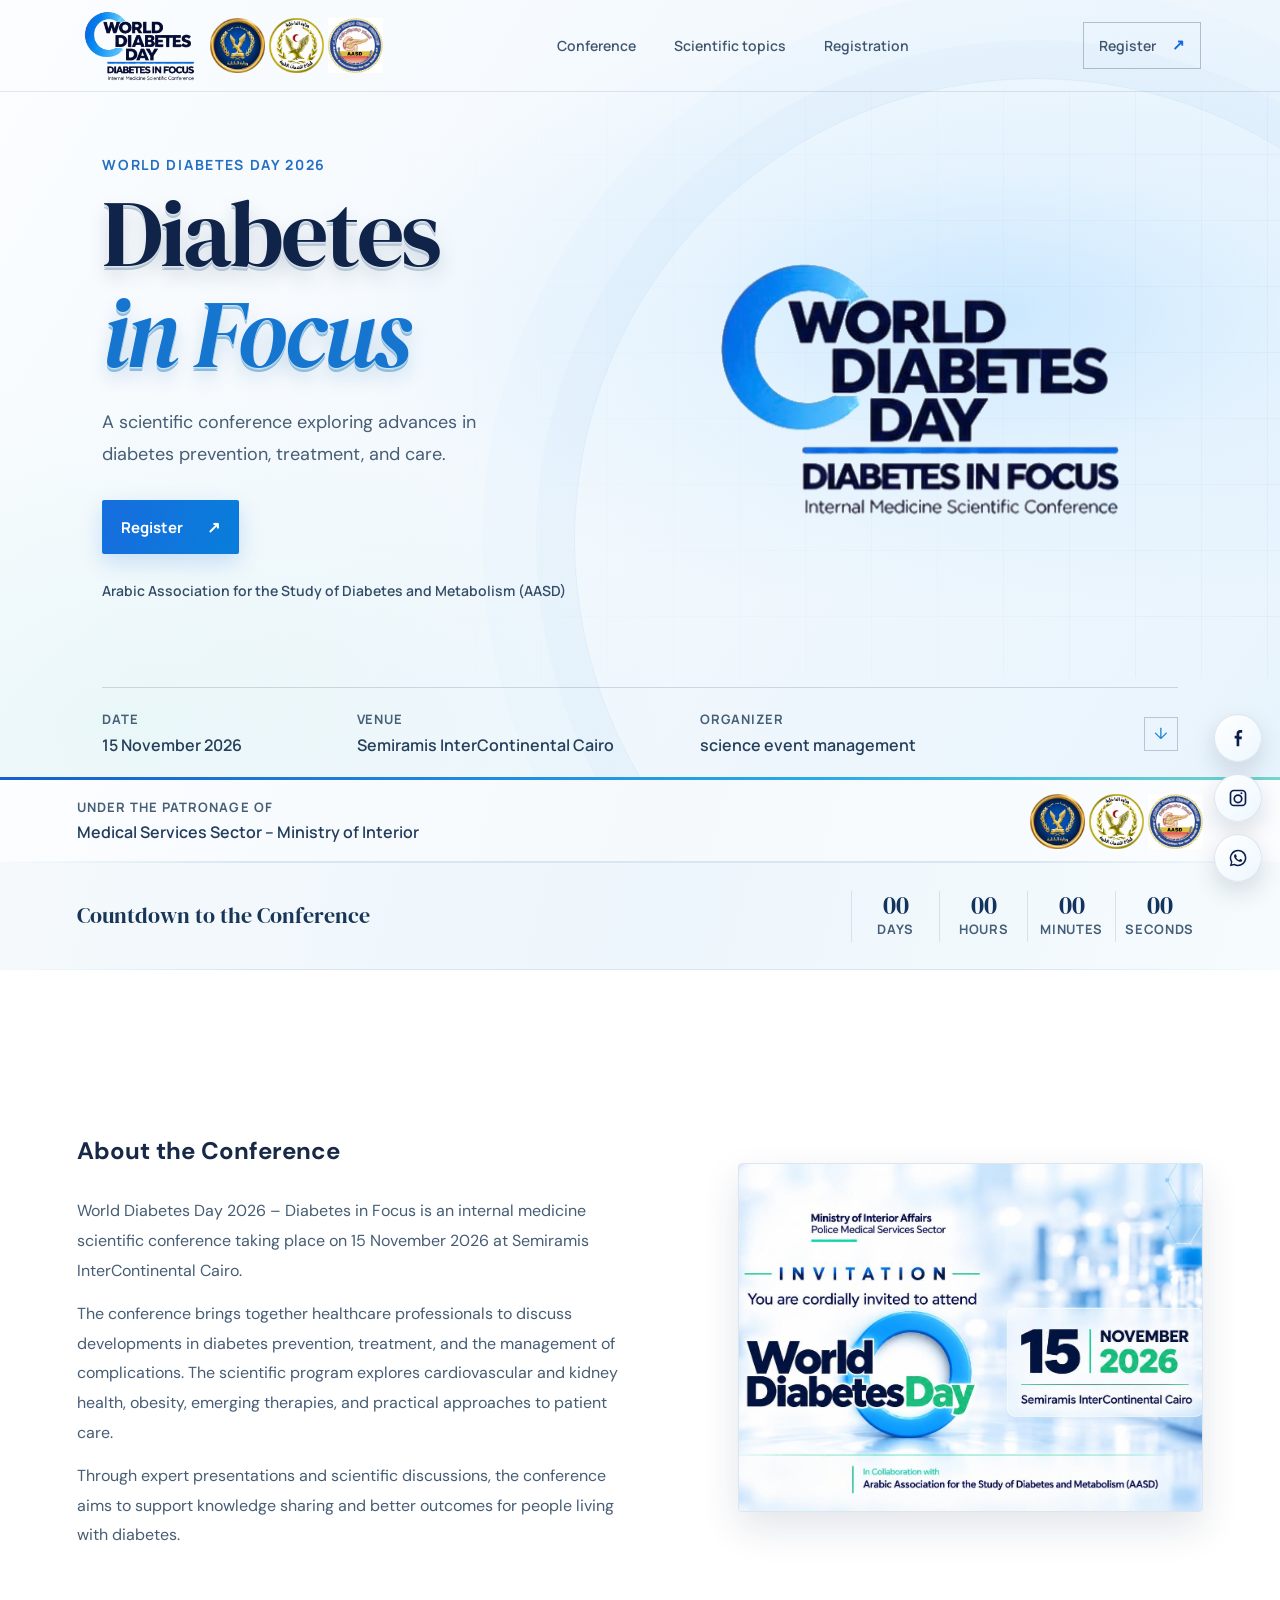
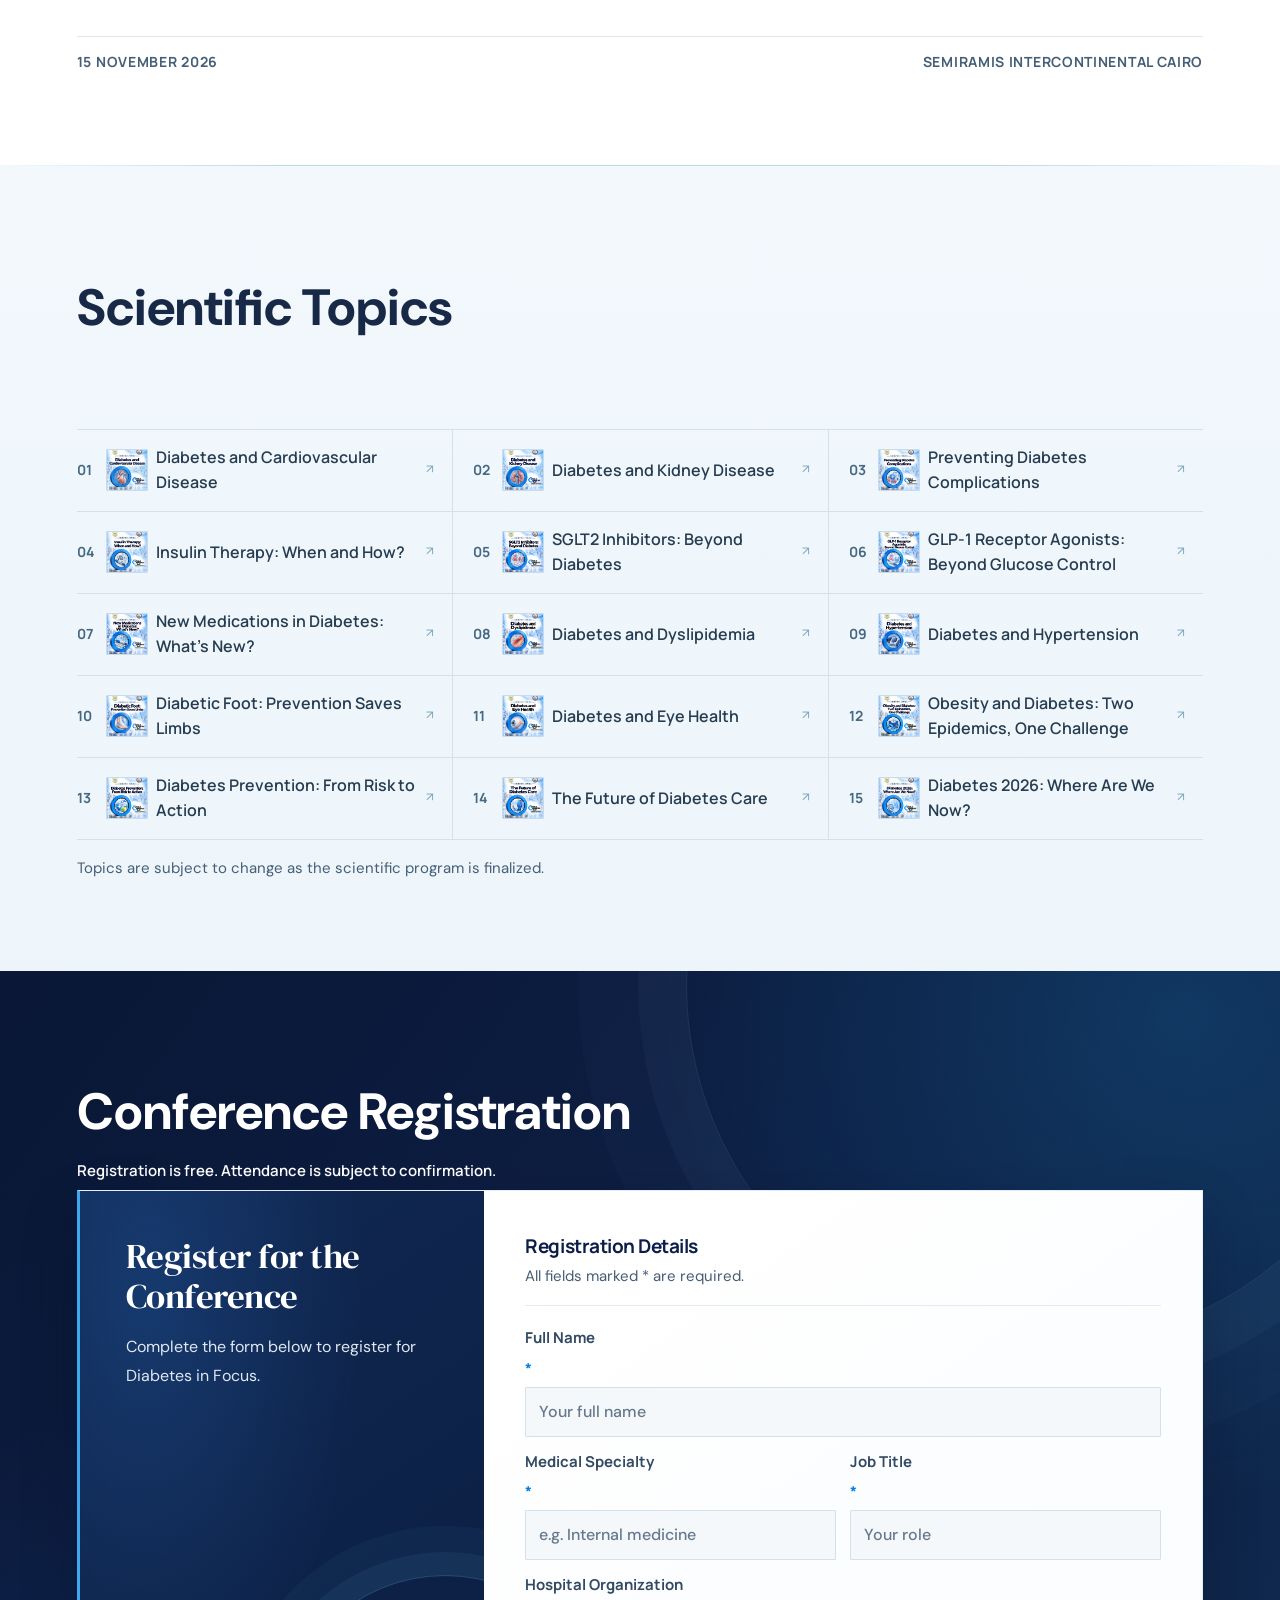
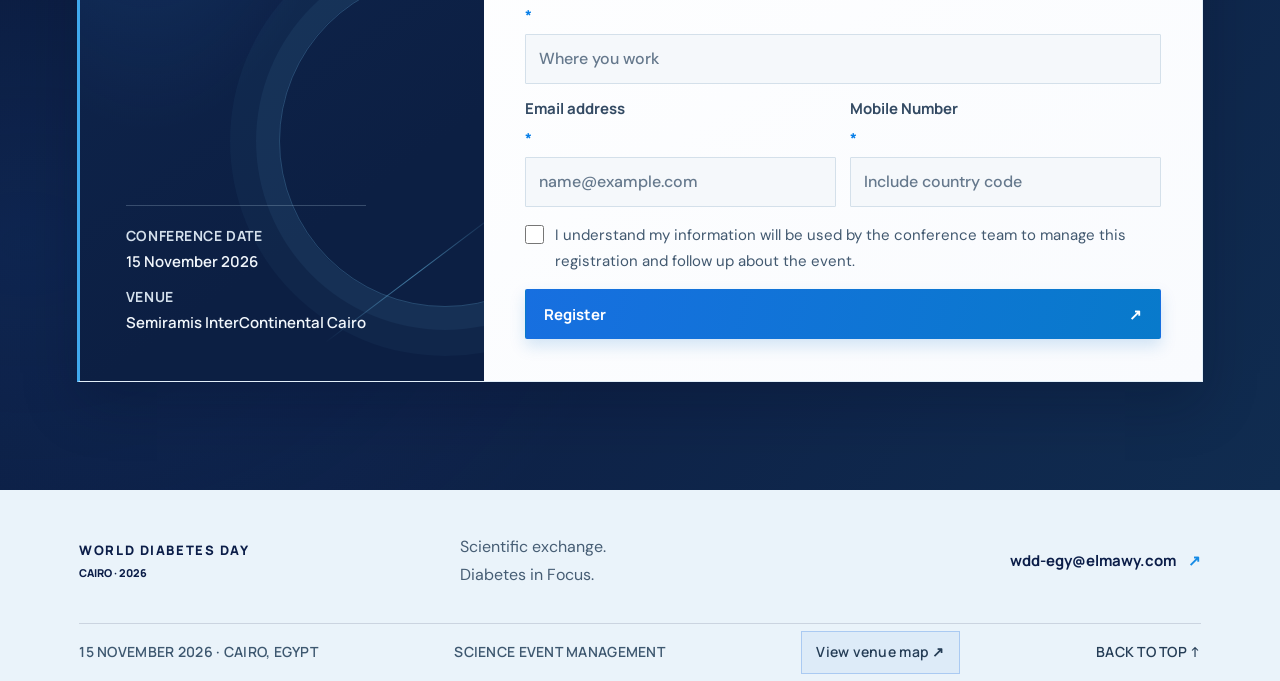
<file: index.html>
<!doctype html>
<html lang="en">
  <head>
    <meta charset="utf-8">
    <meta name="viewport" content="width=device-width, initial-scale=1">
    <meta name="theme-color" content="#f4f9fd">
    <meta name="description" content="Register for World Diabetes Day – Diabetes in Focus, an Internal Medicine Scientific Conference in Cairo on 15 November 2026.">
    <title>World Diabetes Day 2026 | Diabetes in Focus</title>
    <link rel="preconnect" href="https://fonts.googleapis.com">
    <link rel="preconnect" href="https://fonts.gstatic.com" crossorigin>
    <link href="https://fonts.googleapis.com/css2?family=DM+Sans:wght@400;500;600;700&family=DM+Serif+Display:ital@0;1&family=Manrope:wght@400;500;600;700;800&display=swap" rel="stylesheet">
    <link rel="stylesheet" href="styles.css">
    <script src="app.js" defer></script>
  </head>
  <body>
    <a class="skip-link" href="#main">Skip to content</a>
    <header class="site-header">
      <a class="wordmark" href="#top" aria-label="World Diabetes Day – Diabetes in Focus, Cairo 2026">
        <img class="wordmark-logo" src="assets/world/diabetes-in-focus-transparent.png" alt="World Diabetes Day – Diabetes in Focus">
        <span class="ministry-marks" aria-label="Ministry of Interior Affairs and Police Medical Services Sector">
          <img src="assets/lo2/s.png" alt="Ministry of Interior Affairs">
          <img src="assets/lo2/n-cropped.png" alt="Police Medical Services Sector">
          <img src="assets/wdd-logo/WhatsApp%20Image%202026-10-13%20at%203.55.57%20PM.jpeg" alt="Arabic Association for the Study of Diabetes and Metabolism">
        </span>
      </a>
      <nav class="main-nav" aria-label="Main navigation">
        <a href="#about">Conference</a>
        <a href="#themes">Scientific topics</a>
        <a href="registration.html">Registration</a>
      </nav>
      <div class="header-tools">
        <a class="header-action" href="registration.html">Register <span aria-hidden="true">↗</span></a>
      </div>
    </header>

    <main id="main">
      <section class="hero" id="top" aria-labelledby="hero-title">
        <div class="hero-grid" aria-hidden="true"></div>
        <figure class="hero-art">
          <img src="assets/world/diabetes-in-focus-transparent.png" alt="World Diabetes Day – Diabetes in Focus conference logo" fetchpriority="high">
        </figure>
        <div class="hero-copy">
          <p class="hero-kicker">WORLD DIABETES DAY 2026</p>
          <h1 id="hero-title">Diabetes<br><em>in Focus</em></h1>
          <p class="hero-description">A scientific conference exploring advances in diabetes prevention, treatment, and care.</p>
          <div class="hero-actions">
            <a class="button button-primary" href="registration.html#attendee-registration">Register <span aria-hidden="true">↗</span></a>
          </div>
          <p class="collaboration">Arabic Association for the Study of Diabetes and Metabolism (AASD)</p>
        </div>
        <div class="hero-bottom" aria-label="Conference details">
          <div><span>DATE</span><strong>15 November 2026</strong></div>
          <div><span>VENUE</span><strong>Semiramis InterContinental Cairo</strong></div>
          <div><span>ORGANIZER</span><strong>science event management</strong></div>
          <a href="#about" class="scroll-cue" aria-label="Scroll to conference introduction">↓</a>
        </div>
      </section>

      <section class="patronage" aria-label="Conference patronage">
        <div class="patronage-inner">
          <div class="patronage-copy">
            <span>UNDER THE PATRONAGE OF</span>
            <strong>Medical Services Sector – Ministry of Interior</strong>
          </div>
          <span class="ministry-marks" aria-label="Ministry of Interior Affairs, Police Medical Services Sector, and Arabic Association for the Study of Diabetes and Metabolism">
            <img src="assets/lo2/s.png" alt="Ministry of Interior Affairs">
            <img src="assets/lo2/n-cropped.png" alt="Police Medical Services Sector">
            <img src="assets/wdd-logo/WhatsApp%20Image%202026-10-13%20at%203.55.57%20PM.jpeg" alt="Arabic Association for the Study of Diabetes and Metabolism">
          </span>
        </div>
      </section>

      <section class="countdown" aria-labelledby="countdown-title">
        <div class="countdown-inner">
          <div class="countdown-copy">
            <h2 id="countdown-title">Countdown to the Conference</h2>
          </div>
          <div class="countdown-clock" role="timer" aria-label="Time remaining until the conference begins">
            <div class="countdown-unit"><span data-countdown-days>—</span><small>Days</small></div>
            <div class="countdown-unit"><span data-countdown-hours>—</span><small>Hours</small></div>
            <div class="countdown-unit"><span data-countdown-minutes>—</span><small>Minutes</small></div>
            <div class="countdown-unit"><span data-countdown-seconds>—</span><small>Seconds</small></div>
          </div>
        </div>
      </section>

      <section class="intro section-wrap" id="about" aria-labelledby="about-title">
        <div class="intro-content">
          <div class="intro-copy-wrap">
            <h2 id="about-title">About the Conference</h2>
            <div class="intro-copy">
              <p>World Diabetes Day 2026 – Diabetes in Focus is an internal medicine scientific conference taking place on 15 November 2026 at Semiramis InterContinental Cairo.</p>
              <p>The conference brings together healthcare professionals to discuss developments in diabetes prevention, treatment, and the management of complications. The scientific program explores cardiovascular and kidney health, obesity, emerging therapies, and practical approaches to patient care.</p>
              <p>Through expert presentations and scientific discussions, the conference aims to support knowledge sharing and better outcomes for people living with diabetes.</p>
            </div>
          </div>
          <figure class="intro-visual" aria-label="Conference event image">
            <img src="assets/asl/WhatsApp%20Image%202026-10-13%20at%204.04.34%20PM.jpeg" alt="Diabetes care and scientific conference image">
          </figure>
        </div>
        <div class="intro-rule"><span>15 NOVEMBER 2026</span><span>SEMIRAMIS INTERCONTINENTAL CAIRO</span></div>
      </section>

      <section class="themes-section" id="themes" aria-labelledby="themes-title">
        <div class="section-wrap">
          <div class="section-heading">
            <div><h2 id="themes-title">Scientific Topics</h2></div>
          </div>
          <ol class="theme-list">
            <li>
              <span>01</span>
              <button class="theme-image-trigger" type="button" aria-label="Preview poster: Diabetes and Cardiovascular Disease" aria-expanded="false" aria-controls="theme-preview-01">
                <img src="assets/topics/cardiovascular.jpeg" alt="" loading="lazy">
                <span class="theme-preview" id="theme-preview-01" aria-hidden="true"><span class="theme-preview-backdrop"></span><img src="assets/topics/cardiovascular.jpeg" alt="" loading="lazy"></span>
              </button>
              <h3>Diabetes and Cardiovascular Disease</h3><b aria-hidden="true">↗</b>
            </li>
            <li>
              <span>02</span>
              <button class="theme-image-trigger" type="button" aria-label="Preview poster: Diabetes and Kidney Disease" aria-expanded="false" aria-controls="theme-preview-02">
                <img src="assets/topics/kidney.jpeg" alt="" loading="lazy">
                <span class="theme-preview" id="theme-preview-02" aria-hidden="true"><span class="theme-preview-backdrop"></span><img src="assets/topics/kidney.jpeg" alt="" loading="lazy"></span>
              </button>
              <h3>Diabetes and Kidney Disease</h3><b aria-hidden="true">↗</b>
            </li>
            <li>
              <span>03</span>
              <button class="theme-image-trigger" type="button" aria-label="Preview poster: Preventing Diabetes Complications" aria-expanded="false" aria-controls="theme-preview-03">
                <img src="assets/topics/preventing-complications.jpeg" alt="" loading="lazy">
                <span class="theme-preview" id="theme-preview-03" aria-hidden="true"><span class="theme-preview-backdrop"></span><img src="assets/topics/preventing-complications.jpeg" alt="" loading="lazy"></span>
              </button>
              <h3>Preventing Diabetes Complications</h3><b aria-hidden="true">↗</b>
            </li>
            <li>
              <span>04</span>
              <button class="theme-image-trigger" type="button" aria-label="Preview poster: Insulin Therapy: When and How?" aria-expanded="false" aria-controls="theme-preview-04">
                <img src="assets/topics/insulin-therapy.jpeg" alt="" loading="lazy">
                <span class="theme-preview" id="theme-preview-04" aria-hidden="true"><span class="theme-preview-backdrop"></span><img src="assets/topics/insulin-therapy.jpeg" alt="" loading="lazy"></span>
              </button>
              <h3>Insulin Therapy: When and How?</h3><b aria-hidden="true">↗</b>
            </li>
            <li>
              <span>05</span>
              <button class="theme-image-trigger" type="button" aria-label="Preview poster: SGLT2 Inhibitors: Beyond Diabetes" aria-expanded="false" aria-controls="theme-preview-05">
                <img src="assets/topics/sglt2-inhibitors.jpeg" alt="" loading="lazy">
                <span class="theme-preview" id="theme-preview-05" aria-hidden="true"><span class="theme-preview-backdrop"></span><img src="assets/topics/sglt2-inhibitors.jpeg" alt="" loading="lazy"></span>
              </button>
              <h3>SGLT2 Inhibitors: Beyond Diabetes</h3><b aria-hidden="true">↗</b>
            </li>
            <li>
              <span>06</span>
              <button class="theme-image-trigger" type="button" aria-label="Preview poster: GLP-1 Receptor Agonists: Beyond Glucose Control" aria-expanded="false" aria-controls="theme-preview-06">
                <img src="assets/topics/glp1-agonists.jpeg" alt="" loading="lazy">
                <span class="theme-preview" id="theme-preview-06" aria-hidden="true"><span class="theme-preview-backdrop"></span><img src="assets/topics/glp1-agonists.jpeg" alt="" loading="lazy"></span>
              </button>
              <h3>GLP-1 Receptor Agonists: Beyond Glucose Control</h3><b aria-hidden="true">↗</b>
            </li>
            <li>
              <span>07</span>
              <button class="theme-image-trigger" type="button" aria-label="Preview poster: New Medications in Diabetes: What’s New?" aria-expanded="false" aria-controls="theme-preview-07">
                <img src="assets/topics/new-medications.jpeg" alt="" loading="lazy">
                <span class="theme-preview" id="theme-preview-07" aria-hidden="true"><span class="theme-preview-backdrop"></span><img src="assets/topics/new-medications.jpeg" alt="" loading="lazy"></span>
              </button>
              <h3>New Medications in Diabetes: What’s New?</h3><b aria-hidden="true">↗</b>
            </li>
            <li>
              <span>08</span>
              <button class="theme-image-trigger" type="button" aria-label="Preview poster: Diabetes and Dyslipidemia" aria-expanded="false" aria-controls="theme-preview-08">
                <img src="assets/topics/dyslipidemia.jpeg" alt="" loading="lazy">
                <span class="theme-preview" id="theme-preview-08" aria-hidden="true"><span class="theme-preview-backdrop"></span><img src="assets/topics/dyslipidemia.jpeg" alt="" loading="lazy"></span>
              </button>
              <h3>Diabetes and Dyslipidemia</h3><b aria-hidden="true">↗</b>
            </li>
            <li>
              <span>09</span>
              <button class="theme-image-trigger" type="button" aria-label="Preview poster: Diabetes and Hypertension" aria-expanded="false" aria-controls="theme-preview-09">
                <img src="assets/topics/hypertension.jpeg" alt="" loading="lazy">
                <span class="theme-preview" id="theme-preview-09" aria-hidden="true"><span class="theme-preview-backdrop"></span><img src="assets/topics/hypertension.jpeg" alt="" loading="lazy"></span>
              </button>
              <h3>Diabetes and Hypertension</h3><b aria-hidden="true">↗</b>
            </li>
            <li>
              <span>10</span>
              <button class="theme-image-trigger" type="button" aria-label="Preview poster: Diabetic Foot: Prevention Saves Limbs" aria-expanded="false" aria-controls="theme-preview-10">
                <img src="assets/topics/diabetic-foot.jpeg" alt="" loading="lazy">
                <span class="theme-preview" id="theme-preview-10" aria-hidden="true"><span class="theme-preview-backdrop"></span><img src="assets/topics/diabetic-foot.jpeg" alt="" loading="lazy"></span>
              </button>
              <h3>Diabetic Foot: Prevention Saves Limbs</h3><b aria-hidden="true">↗</b>
            </li>
            <li>
              <span>11</span>
              <button class="theme-image-trigger" type="button" aria-label="Preview poster: Diabetes and Eye Health" aria-expanded="false" aria-controls="theme-preview-11">
                <img src="assets/topics/eye-health.jpeg" alt="" loading="lazy">
                <span class="theme-preview" id="theme-preview-11" aria-hidden="true"><span class="theme-preview-backdrop"></span><img src="assets/topics/eye-health.jpeg" alt="" loading="lazy"></span>
              </button>
              <h3>Diabetes and Eye Health</h3><b aria-hidden="true">↗</b>
            </li>
            <li>
              <span>12</span>
              <button class="theme-image-trigger" type="button" aria-label="Preview poster: Obesity and Diabetes: Two Epidemics, One Challenge" aria-expanded="false" aria-controls="theme-preview-12">
                <img src="assets/topics/obesity.jpeg" alt="" loading="lazy">
                <span class="theme-preview" id="theme-preview-12" aria-hidden="true"><span class="theme-preview-backdrop"></span><img src="assets/topics/obesity.jpeg" alt="" loading="lazy"></span>
              </button>
              <h3>Obesity and Diabetes: Two Epidemics, One Challenge</h3><b aria-hidden="true">↗</b>
            </li>
            <li>
              <span>13</span>
              <button class="theme-image-trigger" type="button" aria-label="Preview poster: Diabetes Prevention: From Risk to Action" aria-expanded="false" aria-controls="theme-preview-13">
                <img src="assets/topics/diabetes-prevention.jpeg" alt="" loading="lazy">
                <span class="theme-preview" id="theme-preview-13" aria-hidden="true"><span class="theme-preview-backdrop"></span><img src="assets/topics/diabetes-prevention.jpeg" alt="" loading="lazy"></span>
              </button>
              <h3>Diabetes Prevention: From Risk to Action</h3><b aria-hidden="true">↗</b>
            </li>
            <li>
              <span>14</span>
              <button class="theme-image-trigger" type="button" aria-label="Preview poster: The Future of Diabetes Care" aria-expanded="false" aria-controls="theme-preview-14">
                <img src="assets/topics/future-care.jpeg" alt="" loading="lazy">
                <span class="theme-preview" id="theme-preview-14" aria-hidden="true"><span class="theme-preview-backdrop"></span><img src="assets/topics/future-care.jpeg" alt="" loading="lazy"></span>
              </button>
              <h3>The Future of Diabetes Care</h3><b aria-hidden="true">↗</b>
            </li>
            <li>
              <span>15</span>
              <button class="theme-image-trigger" type="button" aria-label="Preview poster: Diabetes 2026: Where Are We Now?" aria-expanded="false" aria-controls="theme-preview-15">
                <img src="assets/topics/diabetes-2026.jpeg" alt="" loading="lazy">
                <span class="theme-preview" id="theme-preview-15" aria-hidden="true"><span class="theme-preview-backdrop"></span><img src="assets/topics/diabetes-2026.jpeg" alt="" loading="lazy"></span>
              </button>
              <h3>Diabetes 2026: Where Are We Now?</h3><b aria-hidden="true">↗</b>
            </li>
          </ol>
          <p class="themes-note">Topics are subject to change as the scientific program is finalized.</p>
        </div>
      </section>

      <section class="registration" id="registration" aria-labelledby="registration-title">
        <div class="section-wrap registration-inner">
          <div class="section-heading registration-heading">
            <div><h2 id="registration-title">Conference Registration</h2></div>
          </div>
          <p class="registration-note">Registration is free. Attendance is subject to confirmation.</p>
          <div class="forms-grid">
            <article class="form-panel attendee-panel" id="attendee-form">
              <aside class="journey-aside">
                <h3>Register for the Conference</h3>
                <p class="journey-copy">Complete the form below to register for Diabetes in Focus.</p>
                <div class="journey-meta"><span>CONFERENCE DATE</span><strong>15 November 2026</strong><span>VENUE</span><strong>Semiramis InterContinental Cairo</strong></div>
              </aside>
              <div class="form-content">
                <div class="form-panel-heading"><div><h3>Registration Details</h3><span>All fields marked * are required.</span></div></div>
                <form action="https://formsubmit.co/wdd-egy@elmawy.com" method="POST">
                  <input type="hidden" name="_subject" value="WDD 2026 Attendee Registration">
                  <input type="hidden" name="_captcha" value="false">
                  <input type="hidden" name="_template" value="table">
                  <input type="hidden" name="_next" value="">
                  <div class="form-grid">
                    <label class="field field-wide">Full Name <span>*</span><input name="fullName" autocomplete="name" required maxlength="120" placeholder="Your full name"><small class="field-error" aria-live="polite"></small></label>
                    <label class="field">Medical Specialty <span>*</span><input name="specialty" autocomplete="organization-title" required maxlength="120" placeholder="e.g. Internal medicine"><small class="field-error" aria-live="polite"></small></label>
                    <label class="field">Job Title <span>*</span><input name="role" autocomplete="organization-title" required maxlength="120" placeholder="Your role"><small class="field-error" aria-live="polite"></small></label>
                    <label class="field field-wide">Hospital Organization <span>*</span><input name="organization" autocomplete="organization" required maxlength="160" placeholder="Where you work"><small class="field-error" aria-live="polite"></small></label>
                    <label class="field">Email address <span>*</span><input name="email" type="email" autocomplete="email" required maxlength="254" placeholder="name@example.com"><small class="field-error" aria-live="polite"></small></label>
                    <label class="field">Mobile Number <span>*</span><input name="phone" type="tel" autocomplete="tel" required maxlength="40" placeholder="Include country code"><small class="field-error" aria-live="polite"></small></label>
                  </div>
                  <label class="privacy-check"><input name="privacyAccepted" type="checkbox" required><span>I understand my information will be used by the conference team to manage this registration and follow up about the event.</span><small class="field-error" aria-live="polite"></small></label>
                  <div class="form-feedback" role="status" aria-live="polite"></div>
                  <button class="button form-submit" type="submit">Register <span aria-hidden="true">↗</span></button>
                  <label class="website-trap" aria-hidden="true">Website<input name="website" tabindex="-1" autocomplete="off"></label>
                </form>
              </div>
            </article>

          </div>
        </div>
      </section>
    </main>

    <footer class="site-footer">
      <div class="footer-top"><a class="wordmark footer-wordmark" href="#top"><span class="wordmark-name">WORLD DIABETES DAY</span><small>CAIRO · 2026</small></a><p>Scientific exchange.<br>Diabetes in Focus.</p><div class="footer-contact"><a href="mailto:wdd-egy@elmawy.com">wdd-egy@elmawy.com <b aria-hidden="true">↗</b></a></div></div>
      <div class="footer-bottom"><span>15 NOVEMBER 2026 · CAIRO, EGYPT</span><span>SCIENCE EVENT MANAGEMENT</span><a class="venue-map-link" href="https://www.google.com/maps/place/InterContinental+Cairo+Semiramis+by+IHG/@30.0427943,31.2317677,17z/data=!4m9!3m8!1s0x145840cf118e61cf:0xaf4aee1a5598653d!5m2!4m1!1i2!8m2!3d30.0427943!4d31.2317677!16s%2Fg%2F11btxcyslc?entry=ttu&g_ep=EgoyMDI2MTAwNy4wIKXMDSoASAFQAw%3D%3D" target="_blank" rel="noreferrer">View venue map ↗</a><a href="#top">BACK TO TOP ↑</a></div>
    </footer>

    <div class="social-floating" aria-label="Social media links">
      <a href="https://www.facebook.com/share/17epwxpQga/" target="_blank" rel="noreferrer" aria-label="Facebook">
        <svg class="facebook-icon" viewBox="0 0 24 24" aria-hidden="true"><path d="M13.5 22v-8.5h2.8l.4-3.3h-3.2V7.2c0-.9.3-1.6 1.7-1.6H17V2.4c-.3 0-1.3-.1-2.5-.1-2.5 0-4.2 1.5-4.2 4.4v2.5H8v3.3h2.3V22h3.2Z"/></svg>
      </a>
      <a href="https://www.instagram.com/wdd_eg?mdxt=d3oxbHA2aHE3cWti" target="_blank" rel="noreferrer" aria-label="Instagram">
        <svg class="instagram-icon" viewBox="0 0 24 24" aria-hidden="true"><path d="M7 2h10a5 5 0 0 1 5 5v10a5 5 0 0 1-5 5H7a5 5 0 0 1-5-5V7a5 5 0 0 1 5-5Zm0 2a3 3 0 0 0-3 3v10a3 3 0 0 0 3 3h10a3 3 0 0 0 3-3V7a3 3 0 0 0-3-3H7Zm5 3.5A5.5 5.5 0 1 1 6.5 13 5.5 5.5 0 0 1 12 7.5Zm0 2A3.5 3.5 0 1 0 15.5 13 3.5 3.5 0 0 0 12 9.5Zm5.3-3.2a1.2 1.2 0 1 1-1.2-1.2 1.2 1.2 0 0 1 1.2 1.2Z"/></svg>
      </a>
      <a class="whatsapp-link" href="https://wa.me/201095828282" target="_blank" rel="noreferrer" aria-label="WhatsApp">
        <svg class="whatsapp-icon" viewBox="0 0 24 24" aria-hidden="true"><path d="M12.04 2a9.9 9.9 0 0 0-8.45 15.06L2.2 22l5.08-1.33A9.95 9.95 0 1 0 12.04 2Zm0 18.1a8.14 8.14 0 0 1-4.15-1.14l-.3-.18-3.02.79.81-2.94-.2-.31a8.14 8.14 0 1 1 6.86 3.78Zm4.47-6.1c-.24-.12-1.42-.7-1.64-.78-.22-.08-.38-.12-.54.12-.16.24-.62.78-.76.94-.14.16-.28.18-.52.06-.24-.12-1.01-.37-1.92-1.18-.71-.63-1.19-1.41-1.33-1.65-.14-.24-.02-.37.1-.49.11-.11.24-.28.36-.42.12-.14.16-.24.24-.4.08-.16.04-.3-.02-.42-.06-.12-.54-1.3-.74-1.78-.2-.47-.4-.4-.54-.41h-.46c-.16 0-.42.06-.64.3-.22.24-.84.82-.84 2s.86 2.32.98 2.48c.12.16 1.69 2.58 4.09 3.62.57.25 1.02.4 1.37.51.58.18 1.1.15 1.51.09.46-.07 1.42-.58 1.62-1.14.2-.56.2-1.04.14-1.14-.06-.1-.22-.16-.46-.28Z"/></svg>
      </a>
    </div>
  </body>
</html>
</file>
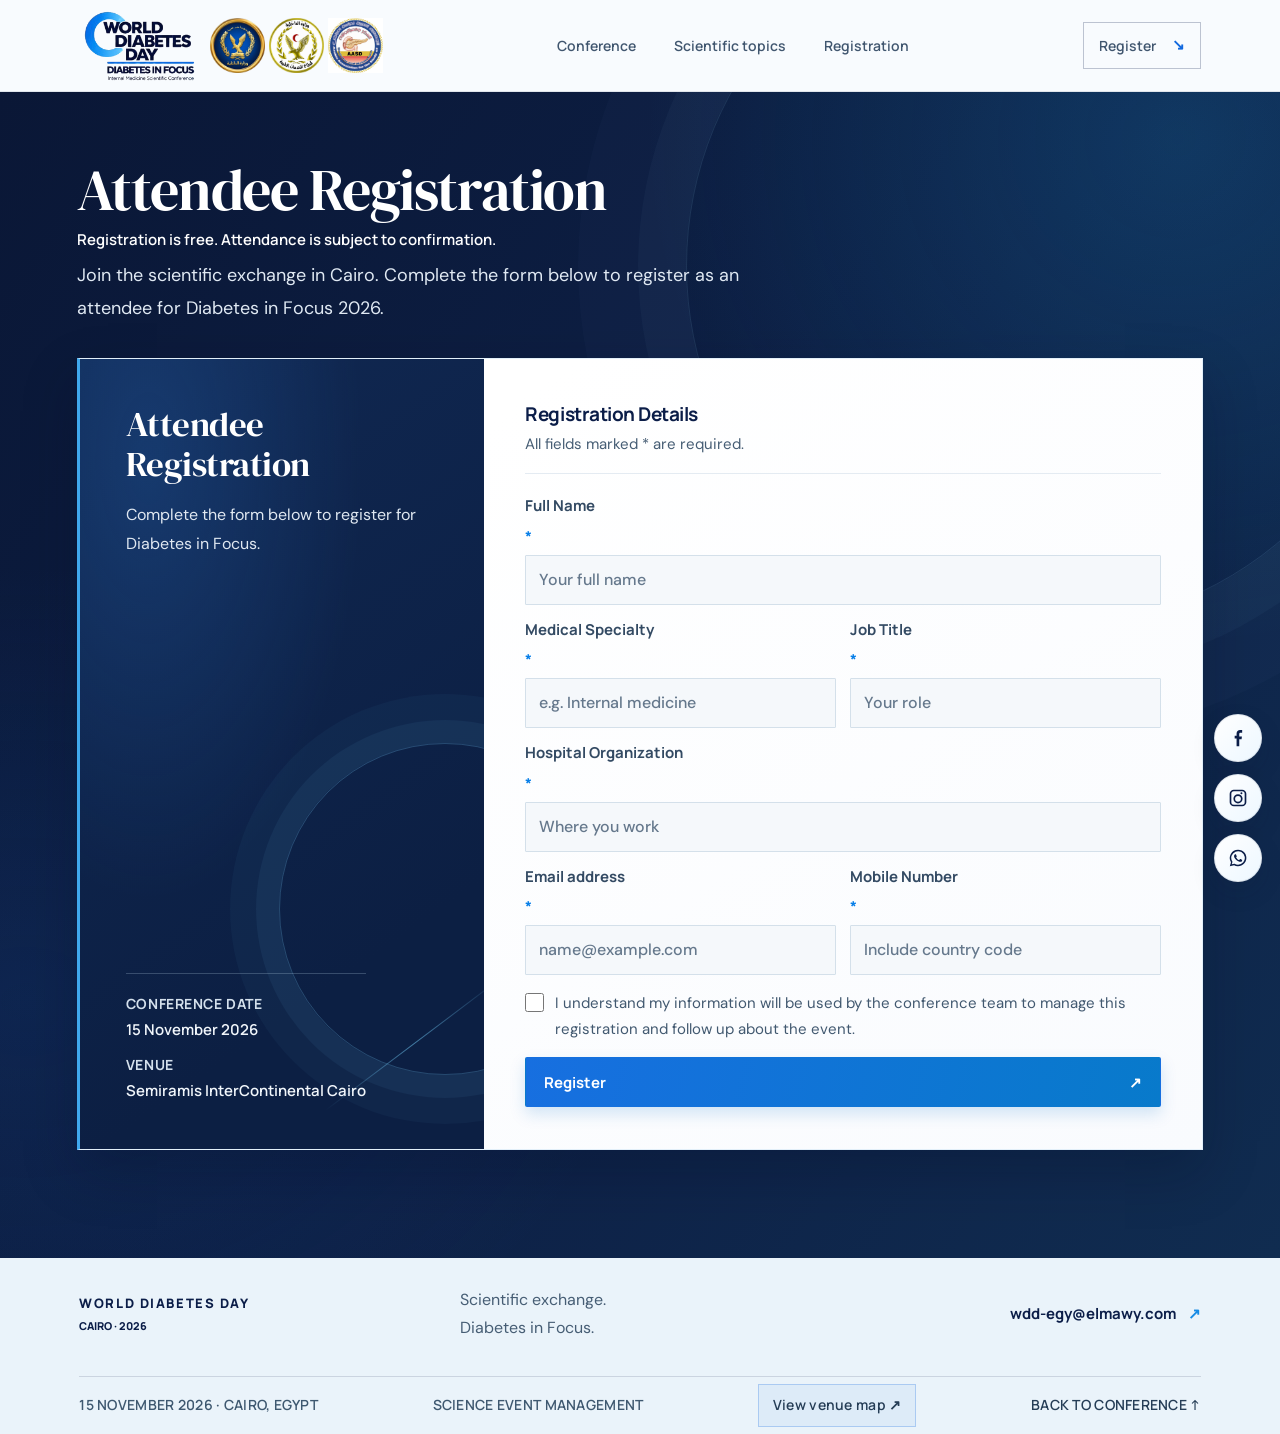
<file: registration.html>
<!doctype html>
<html lang="en">
  <head>
    <meta charset="utf-8">
    <meta name="viewport" content="width=device-width, initial-scale=1">
    <meta name="theme-color" content="#f4f9fd">
    <meta name="description" content="Register to attend World Diabetes Day – Diabetes in Focus 2026 in Cairo.">
    <title>Registration | World Diabetes Day – Diabetes in Focus 2026</title>
    <link rel="preconnect" href="https://fonts.googleapis.com">
    <link rel="preconnect" href="https://fonts.gstatic.com" crossorigin>
    <link href="https://fonts.googleapis.com/css2?family=DM+Sans:wght@400;500;600;700&family=DM+Serif+Display:ital@0;1&family=Manrope:wght@400;500;600;700;800&display=swap" rel="stylesheet">
    <link rel="stylesheet" href="styles.css">
    <script src="app.js" defer></script>
  </head>
  <body class="registration-page">
    <a class="skip-link" href="#main">Skip to content</a>
    <header class="site-header">
      <a class="wordmark" href="index.html#top" aria-label="World Diabetes Day – Diabetes in Focus, Cairo 2026">
        <img class="wordmark-logo" src="assets/world/diabetes-in-focus-transparent.png" alt="World Diabetes Day – Diabetes in Focus">
        <span class="ministry-marks" aria-label="Ministry of Interior Affairs and Police Medical Services Sector">
          <img src="assets/lo2/s.png" alt="Ministry of Interior Affairs">
          <img src="assets/lo2/n-cropped.png" alt="Police Medical Services Sector">
          <img src="assets/wdd-logo/WhatsApp%20Image%202026-10-13%20at%203.55.57%20PM.jpeg" alt="Arabic Association for the Study of Diabetes and Metabolism">
        </span>
      </a>
      <nav class="main-nav" aria-label="Main navigation">
        <a href="index.html#about">Conference</a>
        <a href="index.html#themes">Scientific topics</a>
        <a href="#attendee-registration" aria-current="page">Registration</a>
      </nav>
      <div class="header-tools">
        <a class="header-action" href="#attendee-registration">Register <span aria-hidden="true">↘</span></a>
      </div>
    </header>

    <main id="main">
      <section class="registration" aria-labelledby="registration-title">
        <div class="section-wrap registration-inner">
          <div class="section-heading registration-heading">
            <h1 id="registration-title">Attendee Registration</h1>
          </div>
          <p class="registration-note">Registration is free. Attendance is subject to confirmation.</p>
          <p class="registration-intro">Join the scientific exchange in Cairo. Complete the form below to register as an attendee for Diabetes in Focus 2026.</p>

          <div class="forms-grid">
            <article class="form-panel attendee-panel" id="attendee-registration" aria-labelledby="attendee-title">
              <aside class="journey-aside">
                <h2 id="attendee-title">Attendee Registration</h2>
                <p class="journey-copy">Complete the form below to register for Diabetes in Focus.</p>
                <div class="journey-meta">
                  <span>CONFERENCE DATE</span><strong>15 November 2026</strong>
                  <span>VENUE</span><strong>Semiramis InterContinental Cairo</strong>
                </div>
              </aside>
              <div class="form-content">
                <div class="form-panel-heading">
                  <div><h3>Registration Details</h3><span>All fields marked * are required.</span></div>
                </div>
                <form action="https://formsubmit.co/wdd-egy@elmawy.com" method="POST" aria-label="Attendee registration">
                  <input type="hidden" name="_subject" value="WDD 2026 Attendee Registration">
                  <input type="hidden" name="_captcha" value="false">
                  <input type="hidden" name="_template" value="table">
                  <input type="hidden" name="_next" value="">
                  <div class="form-grid">
                    <label class="field field-wide">Full Name <span>*</span><input name="fullName" autocomplete="name" required maxlength="120" placeholder="Your full name"><small class="field-error" aria-live="polite"></small></label>
                    <label class="field">Medical Specialty <span>*</span><input name="specialty" autocomplete="organization-title" required maxlength="120" placeholder="e.g. Internal medicine"><small class="field-error" aria-live="polite"></small></label>
                    <label class="field">Job Title <span>*</span><input name="role" autocomplete="organization-title" required maxlength="120" placeholder="Your role"><small class="field-error" aria-live="polite"></small></label>
                    <label class="field field-wide">Hospital Organization <span>*</span><input name="organization" autocomplete="organization" required maxlength="160" placeholder="Where you work"><small class="field-error" aria-live="polite"></small></label>
                    <label class="field">Email address <span>*</span><input name="email" type="email" autocomplete="email" required maxlength="254" placeholder="name@example.com"><small class="field-error" aria-live="polite"></small></label>
                    <label class="field">Mobile Number <span>*</span><input name="phone" type="tel" autocomplete="tel" required maxlength="40" placeholder="Include country code"><small class="field-error" aria-live="polite"></small></label>
                  </div>
                  <label class="privacy-check"><input name="privacyAccepted" type="checkbox" required><span>I understand my information will be used by the conference team to manage this registration and follow up about the event.</span><small class="field-error" aria-live="polite"></small></label>
                  <div class="form-feedback" role="status" aria-live="polite"></div>
                  <button class="button form-submit" type="submit">Register <span aria-hidden="true">↗</span></button>
                  <label class="website-trap" aria-hidden="true">Website<input name="website" tabindex="-1" autocomplete="off"></label>
                </form>
              </div>
            </article>

          </div>
        </div>
      </section>
    </main>

    <footer class="site-footer">
      <div class="footer-top">
        <a class="wordmark footer-wordmark" href="index.html#top"><span class="wordmark-name">WORLD DIABETES DAY</span><small>CAIRO · 2026</small></a>
        <p>Scientific exchange.<br>Diabetes in Focus.</p>
        <div class="footer-contact"><a href="mailto:wdd-egy@elmawy.com">wdd-egy@elmawy.com <b aria-hidden="true">↗</b></a></div>
      </div>
      <div class="footer-bottom"><span>15 NOVEMBER 2026 · CAIRO, EGYPT</span><span>SCIENCE EVENT MANAGEMENT</span><a class="venue-map-link" href="https://www.google.com/maps/place/InterContinental+Cairo+Semiramis+by+IHG/@30.0427943,31.2317677,17z/data=!4m9!3m8!1s0x145840cf118e61cf:0xaf4aee1a5598653d!5m2!4m1!1i2!8m2!3d30.0427943!4d31.2317677!16s%2Fg%2F11btxcyslc?entry=ttu&g_ep=EgoyMDI2MTAwNy4wIKXMDSoASAFQAw%3D%3D" target="_blank" rel="noreferrer">View venue map ↗</a><a href="index.html#top">BACK TO CONFERENCE ↑</a></div>
    </footer>

    <div class="social-floating" aria-label="Social media links">
      <a href="https://www.facebook.com/share/17epwxpQga/" target="_blank" rel="noreferrer" aria-label="Facebook">
        <svg class="facebook-icon" viewBox="0 0 24 24" aria-hidden="true"><path d="M13.5 22v-8.5h2.8l.4-3.3h-3.2V7.2c0-.9.3-1.6 1.7-1.6H17V2.4c-.3 0-1.3-.1-2.5-.1-2.5 0-4.2 1.5-4.2 4.4v2.5H8v3.3h2.3V22h3.2Z"/></svg>
      </a>
      <a href="https://www.instagram.com/wdd_eg?mdxt=d3oxbHA2aHE3cWti" target="_blank" rel="noreferrer" aria-label="Instagram">
        <svg class="instagram-icon" viewBox="0 0 24 24" aria-hidden="true"><path d="M7 2h10a5 5 0 0 1 5 5v10a5 5 0 0 1-5 5H7a5 5 0 0 1-5-5V7a5 5 0 0 1 5-5Zm0 2a3 3 0 0 0-3 3v10a3 3 0 0 0 3 3h10a3 3 0 0 0 3-3V7a3 3 0 0 0-3-3H7Zm5 3.5A5.5 5.5 0 1 1 6.5 13 5.5 5.5 0 0 1 12 7.5Zm0 2A3.5 3.5 0 1 0 15.5 13 3.5 3.5 0 0 0 12 9.5Zm5.3-3.2a1.2 1.2 0 1 1-1.2-1.2 1.2 1.2 0 0 1 1.2 1.2Z"/></svg>
      </a>
      <a class="whatsapp-link" href="https://wa.me/201095828282" target="_blank" rel="noreferrer" aria-label="WhatsApp">
        <svg class="whatsapp-icon" viewBox="0 0 24 24" aria-hidden="true"><path d="M12.04 2a9.9 9.9 0 0 0-8.45 15.06L2.2 22l5.08-1.33A9.95 9.95 0 1 0 12.04 2Zm0 18.1a8.14 8.14 0 0 1-4.15-1.14l-.3-.18-3.02.79.81-2.94-.2-.31a8.14 8.14 0 1 1 6.86 3.78Zm4.47-6.1c-.24-.12-1.42-.7-1.64-.78-.22-.08-.38-.12-.54.12-.16.24-.62.78-.76.94-.14.16-.28.18-.52.06-.24-.12-1.01-.37-1.92-1.18-.71-.63-1.19-1.41-1.33-1.65-.14-.24-.02-.37.1-.49.11-.11.24-.28.36-.42.12-.14.16-.24.24-.4.08-.16.04-.3-.02-.42-.06-.12-.54-1.3-.74-1.78-.2-.47-.4-.4-.54-.41h-.46c-.16 0-.42.06-.64.3-.22.24-.84.82-.84 2s.86 2.32.98 2.48c.12.16 1.69 2.58 4.09 3.62.57.25 1.02.4 1.37.51.58.18 1.1.15 1.51.09.46-.07 1.42-.58 1.62-1.14.2-.56.2-1.04.14-1.14-.06-.1-.22-.16-.46-.28Z"/></svg>
      </a>
    </div>
  </body>
</html>
</file>
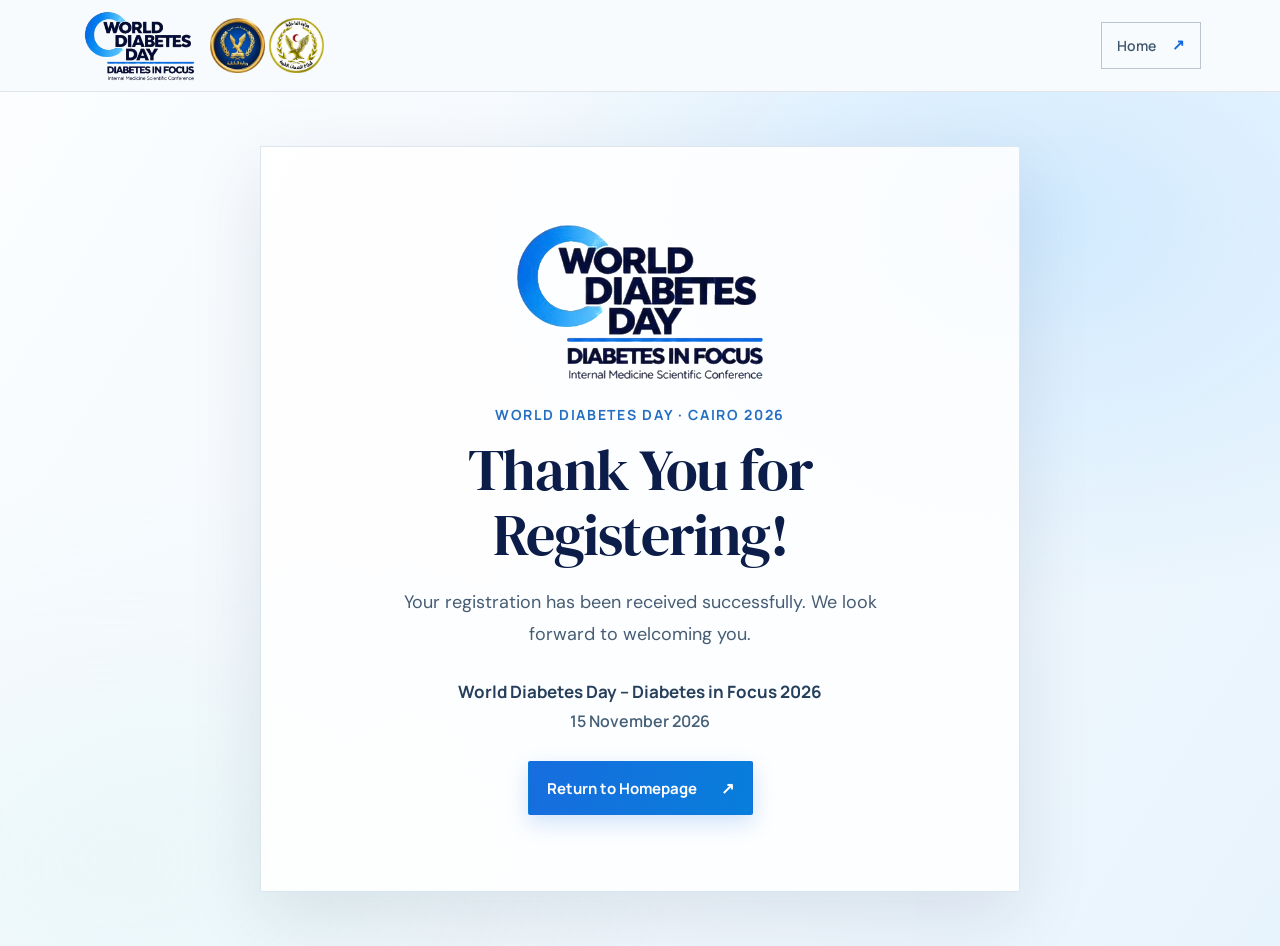
<file: thank-you.html>
<!doctype html>
<html lang="en">
  <head>
    <meta charset="utf-8">
    <meta name="viewport" content="width=device-width, initial-scale=1">
    <meta name="theme-color" content="#f4f9fd">
    <meta name="description" content="Your registration for World Diabetes Day – Diabetes in Focus 2026 has been received.">
    <title>Thank You for Registering | World Diabetes Day – Diabetes in Focus 2026</title>
    <link rel="preconnect" href="https://fonts.googleapis.com">
    <link rel="preconnect" href="https://fonts.gstatic.com" crossorigin>
    <link href="https://fonts.googleapis.com/css2?family=DM+Sans:wght@400;500;600;700&family=DM+Serif+Display&family=Manrope:wght@400;500;600;700;800&display=swap" rel="stylesheet">
    <link rel="stylesheet" href="styles.css">
  </head>
  <body class="thank-you-page">
    <header class="site-header">
      <a class="wordmark" href="/#top" aria-label="World Diabetes Day – Diabetes in Focus, Cairo 2026">
        <img class="wordmark-logo" src="assets/world/diabetes-in-focus-transparent.png" alt="World Diabetes Day – Diabetes in Focus">
        <span class="ministry-marks" aria-label="Ministry of Interior Affairs and Police Medical Services Sector">
          <img src="assets/lo2/s.png" alt="Ministry of Interior Affairs">
          <img src="assets/lo2/n-cropped.png" alt="Police Medical Services Sector">
        </span>
      </a>
      <a class="header-action" href="/">Home <span aria-hidden="true">↗</span></a>
    </header>

    <main class="thank-you-main">
      <section class="thank-you-content" aria-labelledby="thank-you-title">
        <img class="thank-you-logo" src="assets/world/diabetes-in-focus-transparent.png" alt="" aria-hidden="true">
        <p class="thank-you-kicker">WORLD DIABETES DAY · CAIRO 2026</p>
        <h1 id="thank-you-title">Thank You for Registering!</h1>
        <p class="thank-you-message">Your registration has been received successfully. We look forward to welcoming you.</p>
        <p class="thank-you-conference">World Diabetes Day – Diabetes in Focus 2026</p>
        <p class="thank-you-date">15 November 2026</p>
        <a class="button button-primary thank-you-home" href="/">Return to Homepage <span aria-hidden="true">↗</span></a>
      </section>
    </main>
  </body>
</html>
</file>
<file: styles.css>
:root {
  color-scheme: light;
  --navy: #0b1d48;
  --navy-deep: #091634;
  --blue: #1269df;
  --cyan: #20a9e8;
  --mint: #72d6cb;
  --ink: #172947;
  --muted: #64758b;
  --paper: #f1f7fc;
  --white: #fff;
  --line: #dce6ef;
  --sans: 'Manrope', 'Avenir Next', sans-serif;
  --serif: 'DM Serif Display', Georgia, serif;
}

* { box-sizing: border-box; }
html { scroll-behavior: smooth; scroll-padding-top: 92px; }
body { margin: 0; color: var(--ink); background: var(--white); font-family: 'DM Sans', 'Avenir Next', sans-serif; font-size: 16px; line-height: 1.65; -webkit-font-smoothing: antialiased; }
a { color: inherit; }
button, input, select, textarea { font: inherit; }
::selection { color: var(--white); background: var(--blue); }
:focus-visible { outline: 3px solid var(--mint); outline-offset: 4px; }

.skip-link { position: fixed; top: 12px; left: 12px; z-index: 20; padding: 10px 16px; transform: translateY(-160%); background: var(--white); color: var(--navy); }
.skip-link:focus { transform: translateY(0); }
.social-floating { position: fixed; right: 18px; bottom: 18px; z-index: 25; display: flex; flex-direction: column; gap: 12px; }
.social-floating a { display: inline-flex; width: 48px; height: 48px; align-items: center; justify-content: center; border-radius: 50%; background: linear-gradient(135deg, #fff 0%, #edf7ff 100%); border: 1px solid rgb(12 29 72 / 10%); box-shadow: 0 10px 24px rgb(17 31 55 / 14%); color: var(--navy); text-decoration: none; transition: transform .2s ease, box-shadow .2s ease, border-color .2s ease, color .2s ease; animation: socialFloat 3s ease-in-out infinite; }
.social-floating a:nth-child(2) { animation-delay: .2s; }
.social-floating a:nth-child(3) { animation-delay: .4s; }
.social-floating a:hover { transform: translateY(-4px) scale(1.04); border-color: rgb(18 105 223 / 35%); box-shadow: 0 14px 24px rgb(17 31 55 / 18%); color: var(--blue); }
.social-floating .whatsapp-link:hover { border-color: rgb(37 211 102 / 45%); color: #168c49; }
.social-floating svg { display: block; width: 20px; height: 20px; }
.social-floating .facebook-icon { fill: currentColor; }
.social-floating .instagram-icon { fill: currentColor; }
.social-floating .whatsapp-icon { fill: currentColor; }
@keyframes socialFloat {
  0%, 100% { transform: translateY(0); }
  50% { transform: translateY(-4px); }
}
.site-header { position: absolute; z-index: 5; top: 0; left: 0; display: flex; width: 100%; height: 92px; align-items: center; justify-content: space-between; padding: 0 6.2vw; border-bottom: 1px solid rgb(11 29 72 / 10%); color: var(--navy); }
.wordmark { display: inline-flex; flex-direction: row; align-items: center; gap: 11px; color: inherit; text-decoration: none; }
.wordmark-logo { display: block; width: 120px; height: 70px; object-fit: contain; }
.ministry-marks { display: inline-flex; align-items: center; gap: 4px; }
.ministry-marks img { display: block; width: 55px; height: 55px; object-fit: contain; }
.main-nav { display: flex; gap: clamp(22px, 3vw, 48px); align-items: center; }
.main-nav a, .header-action { color: #40566f; text-decoration: none; font: 600 14px/1.5 var(--sans); transition: color .2s ease; }
.main-nav a:hover, .header-action:hover { color: var(--blue); }
.header-tools { display: inline-flex; align-items: center; }
.header-action { display: inline-flex; align-items: center; gap: 16px; padding: 11px 15px; border: 1px solid rgb(11 29 72 / 25%); transition: background .2s ease, border-color .2s ease, color .2s ease; }
.header-action:hover { border-color: var(--blue); background: rgb(18 105 223 / 5%); }
.header-action span { color: var(--blue); font-size: 15px; }

.hero { position: relative; display: grid; min-height: 780px; grid-template-columns: minmax(0, 1.04fr) minmax(0, .96fr); align-items: center; overflow: hidden; padding: 126px 8vw 128px; background: radial-gradient(ellipse at 77% 40%, rgb(181 222 255 / 63%) 0%, rgb(209 235 255 / 35%) 22%, transparent 46%), radial-gradient(ellipse at 10% 93%, rgb(185 235 229 / 19%), transparent 34%), linear-gradient(122deg, #fbfdff 0%, #f2f8fd 51%, #e8f4fd 100%); color: var(--navy); }
.hero::before { position: absolute; top: 10%; right: -17%; width: min(72vw, 940px); aspect-ratio: 1; border: 1px solid rgb(59 151 227 / 10%); border-radius: 50%; box-shadow: 0 0 0 38px rgb(59 151 227 / 3%), 0 0 0 92px rgb(59 151 227 / 2%); content: ''; pointer-events: none; }
.hero::after { position: absolute; right: 0; bottom: 0; left: 0; height: 3px; background: linear-gradient(90deg, #135fce 0%, #26a9e9 63%, #72d6cb 100%); content: ''; }
.hero-grid { position: absolute; inset: 92px 0 102px; background-image: linear-gradient(rgb(37 113 173 / 4%) 1px, transparent 1px), linear-gradient(90deg, rgb(37 113 173 / 4%) 1px, transparent 1px); background-position: center; background-size: 66px 66px; mask-image: linear-gradient(90deg, transparent 24%, #000 100%); pointer-events: none; }
.hero-copy { position: relative; z-index: 1; max-width: 600px; grid-column: 1; grid-row: 1; align-self: center; padding: 4px 0 25px; animation: reveal .75s both; }
.hero-kicker { margin: 0 0 12px; color: #246fc2; font: 700 14px/1.5 var(--sans); letter-spacing: .12em; }
.hero h1 { margin: 0; color: #10244a; font: 400 clamp(69px, 7.35vw, 99px)/.99 var(--serif); letter-spacing: -.035em; text-shadow: 0 1px 0 #dbe5ed, 0 2px 0 #c8d6e2, 0 4px 0 #b3c5d4, 0 10px 19px rgb(20 48 78 / 17%); }
.hero h1 em { display: inline-block; margin-top: 3px; color: #1676cf; font: italic 400 clamp(70px, 7.5vw, 101px)/1.04 var(--serif); letter-spacing: -.035em; text-shadow: 0 1px 0 #c6e2f1, 0 2px 0 #a9d0e6, 0 4px 0 #8dbbdd, 0 10px 19px rgb(18 94 160 / 20%); }
.hero-description { max-width: 430px; margin: 23px 0 16px; color: #465d74; font-size: 18px; line-height: 1.8; }
.hero-actions { display: flex; flex-wrap: wrap; gap: 12px; margin-top: 30px; }
.button { display: inline-flex; min-height: 54px; align-items: center; justify-content: space-between; gap: 24px; padding: 0 18px; border: 1px solid transparent; border-radius: 2px; cursor: pointer; text-decoration: none; font: 700 15px/1.4 var(--sans); transition: background .2s ease, border-color .2s ease, box-shadow .2s ease, transform .2s ease; }
.button:hover { transform: translateY(-2px); }
.button:active { transform: translateY(0); }
.button-primary { background: linear-gradient(108deg, #176dde, #087edb); box-shadow: 0 8px 22px rgb(18 105 223 / 19%); color: var(--white); }
.button-primary:hover { background: linear-gradient(108deg, #115dc4, #086dbe); box-shadow: 0 11px 26px rgb(18 105 223 / 26%); }
.button-primary span { font-size: 16px; }
.collaboration { max-width: 470px; margin: 25px 0 0; color: #344d68; font: 600 14px/1.7 var(--sans); }

.hero-art { position: relative; z-index: 1; width: min(100%, 404px); grid-column: 2; grid-row: 1; align-self: center; justify-self: center; margin: 0; animation: reveal .8s .1s both; }
.hero-art img { display: block; width: 100%; height: auto; object-fit: contain; }
.hero-bottom { position: absolute; right: 8vw; bottom: 0; left: 8vw; display: grid; min-height: 93px; grid-template-columns: .85fr 1.18fr 1.55fr auto; align-items: center; gap: 24px; border-top: 1px solid rgb(11 29 72 / 15%); }
.hero-bottom div span { display: block; margin-bottom: 5px; color: #455f77; font: 700 13px/1.4 var(--sans); letter-spacing: .06em; }
.hero-bottom div strong { display: block; color: #263f5a; font: 600 16px/1.55 var(--sans); }
.scroll-cue { display: grid; width: 34px; height: 34px; align-items: center; justify-content: center; border: 1px solid rgb(11 29 72 / 22%); color: #1685d2; text-decoration: none; transition: border-color .2s ease, background .2s ease; }
.scroll-cue:hover { border-color: #1685d2; background: rgb(22 133 210 / 6%); }

.patronage { position: relative; background: linear-gradient(105deg, #fbfdff, #f5f9fc 52%, #fbfdff); }
.patronage::after { position: absolute; right: 0; bottom: 0; left: 0; height: 1px; background: linear-gradient(90deg, transparent, #d7e6f0 20%, #d7e6f0 80%, transparent); content: ''; }
.patronage-inner { display: flex; width: min(1180px, calc(100% - 12vw)); min-height: 82px; align-items: center; justify-content: space-between; gap: 28px; margin: 0 auto; }
.patronage-copy { display: flex; min-width: 0; flex-direction: column; gap: 3px; }
.patronage-copy > span { color: #455f77; font: 700 13px/1.55 var(--sans); letter-spacing: .08em; }
.patronage-copy > strong { color: #223d5c; font: 600 16px/1.6 var(--sans); }
.patronage .ministry-marks { flex: 0 0 auto; }

.countdown { position: relative; background: linear-gradient(105deg, #f5f9fc, #edf6fc 52%, #f6fbfd); }
.countdown::before, .countdown::after { position: absolute; right: 0; left: 0; height: 1px; background: linear-gradient(90deg, transparent, #d7e6f0 20%, #d7e6f0 80%, transparent); content: ''; }
.countdown::before { top: 0; }
.countdown::after { bottom: 0; }
.countdown-inner { display: flex; width: min(1180px, calc(100% - 12vw)); min-height: 108px; align-items: center; justify-content: space-between; gap: 30px; margin: 0 auto; }
.countdown-copy h2 { margin: 0; color: #183657; font: 400 22px/1.25 var(--serif); }
.countdown-clock { display: grid; grid-template-columns: repeat(4, minmax(69px, 88px)); }
.countdown-unit { display: flex; min-height: 51px; flex-direction: column; align-items: center; justify-content: center; gap: 1px; border-left: 1px solid #d5e2eb; }
.countdown-unit > span { color: #12335c; font: 400 26px/.98 var(--serif); font-variant-numeric: tabular-nums; }
.countdown-unit > small { color: #455f77; font: 700 13px/1.55 var(--sans); letter-spacing: .05em; text-transform: uppercase; }

.section-wrap { width: min(1180px, calc(100% - 12vw)); margin: 0 auto; }
.intro { padding-top: 116px; padding-bottom: 92px; }
.intro-content { display: grid; grid-template-columns: 1fr .83fr; gap: 9%; margin-top: 25px; }
.intro-copy { padding-top: 6px; color: #465d74; font-size: 16px; line-height: 1.85; }
.intro-copy p { margin: 0 0 14px; }
.intro-visual { align-self: center; width: 100%; aspect-ratio: 4 / 3; margin: 0; overflow: hidden; border: 1px solid #dce6ef; border-radius: 4px; background: #f1f7fc; box-shadow: 0 16px 38px rgb(17 45 73 / 12%); }
.intro-visual img { display: block; width: 100%; height: 100%; object-fit: cover; object-position: center; }
.intro-rule { display: flex; justify-content: space-between; margin-top: 72px; padding-top: 14px; border-top: 1px solid var(--line); color: #455f77; font: 700 14px/1.6 var(--sans); letter-spacing: .05em; }

.themes-section { position: relative; padding: 88px 0 90px; background: linear-gradient(180deg, #f2f8fc 0%, #edf5fb 100%); }
.themes-section::before { position: absolute; top: 0; right: 0; left: 0; height: 1px; background: linear-gradient(90deg, transparent, #bdd9ec 22%, #bdd9ec 78%, transparent); content: ''; }
.section-heading { display: flex; align-items: end; justify-content: space-between; gap: 30px; margin-bottom: 36px; }
.section-heading h2 { margin-top: 13px; font-size: 51px; }
.theme-list { display: grid; grid-template-columns: repeat(3, minmax(0, 1fr)); margin: 0; padding: 0; border-top: 1px solid #d5e1e9; list-style: none; }
.theme-list li { position: relative; display: grid; min-height: 82px; grid-template-columns: 21px 42px minmax(0, 1fr) 14px; align-items: center; gap: 8px; padding: 11px 12px 11px 0; border-bottom: 1px solid #d5e1e9; transition: background .2s ease; }
.theme-list li:hover { background: rgb(255 255 255 / 55%); }
.theme-list li:nth-child(3n + 2), .theme-list li:nth-child(3n + 3) { padding-left: 20px; border-left: 1px solid #d5e1e9; }
.theme-list li:hover, .theme-list li:focus-within { z-index: 2; }
.theme-list li > span:first-child { color: #456982; font: 700 14px/1.45 var(--sans); }
.theme-image-trigger { position: relative; display: block; width: 42px; height: 42px; padding: 0; overflow: visible; border: 1px solid #c9dbe9; border-radius: 1px; background: #e8f1f8; cursor: zoom-in; }
.theme-image-trigger > img { display: block; width: 100%; height: 100%; object-fit: cover; object-position: 50% 52%; }
.theme-image-trigger:hover, .theme-image-trigger[aria-expanded="true"] { border-color: #468bc0; }
.theme-preview { position: fixed; z-index: 50; inset: 0; display: grid; align-items: center; justify-items: center; padding: 18px; visibility: hidden; opacity: 0; pointer-events: none; transition: opacity .16s ease, visibility .16s ease; cursor: zoom-out; }
.theme-preview-backdrop { position: absolute; inset: 0; background: rgb(7 19 40 / 73%); backdrop-filter: blur(3px); pointer-events: auto; }
.theme-preview > img { position: relative; z-index: 1; display: block; width: auto; height: auto; max-width: min(520px, calc(100vw - 36px)); max-height: min(88vh, 900px); object-fit: contain; box-shadow: 0 24px 80px rgb(0 0 0 / 38%); }
.theme-image-trigger[aria-expanded="true"] .theme-preview { visibility: visible; opacity: 1; pointer-events: auto; }
.theme-list h3 { margin: 0; color: #263c50; font: 600 16px/1.6 var(--sans); }
.theme-list b { color: #78a3b9; font-size: 12px; font-weight: 400; }
.themes-note { margin: 16px 0 0; color: #455f77; font-size: 15px; line-height: 1.65; }

.registration { position: relative; overflow: hidden; padding: 99px 0 108px; background: radial-gradient(ellipse at 92% 4%, rgb(32 169 232 / 17%), transparent 32%), radial-gradient(ellipse at 2% 78%, rgb(28 91 179 / 14%), transparent 34%), linear-gradient(126deg, #0a1736 0%, #0d2046 54%, #102c50 100%); }
.registration::before { position: absolute; top: -31%; right: -10%; width: min(58vw, 720px); aspect-ratio: 1; border: 1px solid rgb(153 209 243 / 12%); border-radius: 50%; box-shadow: 0 0 0 48px rgb(153 209 243 / 3%), 0 0 0 108px rgb(153 209 243 / 2%); content: ''; pointer-events: none; }
.registration-inner { position: relative; z-index: 1; }
.registration-heading { margin-bottom: 6px; }
.registration-note { margin: 0 0 8px; color: var(--white); font: 600 15px/1.5 var(--sans); }
.registration .section-heading { margin-bottom: 6px !important; }
.registration .section-heading h2 { margin-top: 0 !important; margin-bottom: 0 !important; color: var(--white); }
.forms-grid { display: grid; grid-template-columns: 1fr; gap: 19px; align-items: start; }
.form-panel { display: grid; min-width: 0; grid-template-columns: minmax(255px, .72fr) minmax(0, 1.28fr); padding: 0; overflow: hidden; border: 1px solid rgb(174 210 238 / 35%); border-left: 3px solid #40a9ee; background: #fff; box-shadow: 0 22px 52px rgb(1 12 34 / 24%); transition: box-shadow .25s ease, transform .25s ease; }
.form-panel:hover { transform: translateY(-2px); box-shadow: 0 28px 60px rgb(1 12 34 / 30%); }
.journey-aside { position: relative; display: flex; min-height: 100%; flex-direction: column; align-items: flex-start; padding: clamp(29px, 3.6vw, 48px); overflow: hidden; background: radial-gradient(ellipse at 17% 13%, rgb(43 113 198 / 26%), transparent 45%), linear-gradient(145deg, #102852 0%, #0c1f43 75%); color: var(--white); }
.journey-aside::before { position: absolute; right: -127px; bottom: 74px; width: 330px; aspect-ratio: 1; border: 1px solid rgb(115 198 243 / 25%); border-radius: 50%; box-shadow: 0 0 0 23px rgb(115 198 243 / 6%), 0 0 0 49px rgb(115 198 243 / 4%); content: ''; }
.journey-aside::after { position: absolute; right: -39px; bottom: 104px; width: 220px; height: 1px; background: linear-gradient(90deg, transparent, rgb(112 200 243 / 55%), transparent); content: ''; transform: rotate(-37deg); }
.journey-aside h3 { position: relative; z-index: 1; max-width: 320px; margin: 0; color: #fff; font: 400 35px/1.13 var(--serif); letter-spacing: -.015em; }
.journey-copy { position: relative; z-index: 1; max-width: 325px; margin: 17px 0 30px; color: #e0e8f1; font-size: 16px; line-height: 1.8; }
.journey-meta { position: relative; z-index: 1; display: grid; gap: 4px; margin-top: auto; padding-top: 19px; border-top: 1px solid rgb(197 222 241 / 23%); }
.journey-meta span { margin-top: 8px; color: #d4e0ec; font: 700 14px/1.5 var(--sans); letter-spacing: .04em; }
.journey-meta span:first-child { margin-top: 0; }
.journey-meta strong { color: #f1f6fb; font: 600 15px/1.6 var(--sans); }
.form-content { min-width: 0; padding: clamp(26px, 3.25vw, 43px); background: linear-gradient(145deg, #fff 5%, #f9fbfe 100%); }
.form-panel-heading { display: flex; align-items: center; justify-content: space-between; margin-bottom: 20px; padding-bottom: 17px; border-bottom: 1px solid #e4ebf2; }
.form-panel-heading h3 { margin: 0; color: var(--navy); font: 700 19px/1.4 var(--sans); letter-spacing: -.025em; }
.form-panel-heading > div > span { display: block; margin-top: 5px; color: #465d74; font-size: 15px; line-height: 1.6; }
.form-grid { display: grid; grid-template-columns: 1fr 1fr; gap: 13px 14px; }
.field { display: flex; min-width: 0; flex-direction: column; gap: 7px; color: #334a63; font: 700 15px/1.55 var(--sans); }
.field > span { color: #087fe8; }
.field-wide { grid-column: 1 / -1; }
.field input, .field select, .field textarea { width: 100%; min-height: 50px; padding: 11px 13px; border: 1px solid #d4e0ea; border-radius: 1px; background: #f5f8fb; color: var(--ink); font: 500 16px/1.5 'DM Sans', sans-serif; outline: none; transition: border-color .18s ease, background .18s ease, box-shadow .18s ease; }
.field textarea { min-height: 76px; resize: vertical; }
.field input::placeholder, .field textarea::placeholder { color: #65788c; opacity: 1; }
.field input:hover, .field select:hover, .field textarea:hover { border-color: #aebfd0; background: #fff; }
.field input:focus, .field select:focus, .field textarea:focus { border-color: #3689dc; background: #fff; box-shadow: 0 0 0 3px rgb(18 105 223 / 11%); }
.field [aria-invalid="true"], .privacy-check [aria-invalid="true"] { border-color: #c93348; }
.field [aria-invalid="true"]:focus, .privacy-check [aria-invalid="true"]:focus { box-shadow: 0 0 0 3px rgb(201 51 72 / 12%); }
.field-error { min-height: 0; color: #ae263a; font: 500 15px/1.6 'DM Sans', sans-serif; }
.field-error:empty { display: none; }
.privacy-check { display: grid; grid-template-columns: 19px minmax(0, 1fr); align-items: start; gap: 3px 11px; margin: 16px 0 0; color: #425970; font-size: 15px; line-height: 1.7; }
.privacy-check input { width: 19px; height: 19px; grid-column: 1; margin: 2px 0 0; accent-color: var(--blue); }
.privacy-check > span, .privacy-check .field-error { grid-column: 2; }
.form-feedback { min-height: 0; margin-top: 11px; font-size: 15px; line-height: 1.7; }
.form-feedback:empty { display: none; }
.form-feedback[data-state="error"] { padding: 10px 12px; border-left: 2px solid #c93348; background: #fff1f2; color: #972739; }
.form-feedback[data-state="success"] { padding: 11px 13px; border-left: 2px solid #29896d; background: #edf8f3; color: #17694f; }
.form-feedback[data-state="warning"] { padding: 11px 13px; border-left: 2px solid #bb8522; background: #fff7e8; color: #715316; }
.form-submit { width: 100%; min-height: 50px; margin-top: 15px; background: linear-gradient(105deg, #176fe0, #087acb); box-shadow: 0 7px 16px rgb(8 105 195 / 17%); color: var(--white); }
.form-submit:hover { background: linear-gradient(105deg, #115fc8, #086ab6); box-shadow: 0 10px 21px rgb(8 105 195 / 23%); }
.form-submit:disabled { cursor: wait; opacity: .75; transform: none; }
.button-spinner { display: inline-flex; align-items: center; gap: 11px; }
.button-spinner::before { width: 13px; height: 13px; border: 2px solid rgb(255 255 255 / 38%); border-top-color: #fff; border-radius: 50%; content: ''; animation: spin .7s linear infinite; }
.website-trap { position: absolute; width: 1px; height: 1px; overflow: hidden; clip-path: inset(50%); white-space: nowrap; }

.site-footer { padding: 43px 6.2vw 0; background: #eaf3fa; color: var(--navy); }
.footer-top { display: grid; grid-template-columns: 1fr 1fr 1fr; align-items: center; gap: 20px; padding-bottom: 34px; }
.footer-wordmark { flex-direction: column; align-items: flex-start; gap: 4px; justify-self: start; font: 800 13px/1.5 var(--sans); }
.footer-wordmark .wordmark-name { letter-spacing: .12em; }
.footer-top > p { margin: 0; color: #465d74; font-size: 16px; line-height: 1.75; }
.footer-contact { justify-self: end; }
.footer-contact a { color: var(--navy); text-decoration: none; font: 700 15px/1.55 var(--sans); }
.footer-contact b { margin-left: 9px; color: #168be5; font-size: 15px; }
.footer-bottom { display: flex; min-height: 58px; align-items: center; justify-content: space-between; gap: 15px; border-top: 1px solid rgb(16 26 69 / 14%); color: #3e5870; font: 600 14px/1.6 var(--sans); letter-spacing: .02em; }
.venue-map-link { display: inline-flex; align-items: center; justify-content: center; padding: 9px 14px; border: 1px solid rgb(18 105 223 / 25%); background: rgb(18 105 223 / 6%); color: var(--navy); text-decoration: none; transition: background .2s ease, border-color .2s ease, color .2s ease; }
.venue-map-link:hover { border-color: var(--blue); background: rgb(18 105 223 / 12%); color: var(--blue); }
.footer-bottom a { color: #253d56; text-decoration: none; }
.footer-bottom a:hover, .footer-contact a:hover { color: var(--blue); }

@keyframes reveal { from { opacity: 0; transform: translateY(12px); } to { opacity: 1; transform: translateY(0); } }
@keyframes spin { to { transform: rotate(360deg); } }

@media (max-width: 980px) {
  .site-header { padding-right: 4vw; padding-left: 4vw; }
  .wordmark { gap: 8px; }
  .wordmark-logo { width: 104px; }
  .ministry-marks img { width: 42px; height: 42px; }
  .main-nav { gap: 16px; }
  .main-nav a, .header-action { font-size: 13px; }
  .hero { min-height: 730px; padding: 122px 5vw 118px; }
  .hero h1 { font-size: clamp(65px, 8vw, 79px); }
  .hero h1 em { font-size: clamp(67px, 8.3vw, 82px); }
  .hero-art { width: min(100%, 350px); }
  .hero-bottom { right: 5vw; left: 5vw; grid-template-columns: .8fr 1.15fr 1.5fr auto; gap: 14px; }
  .section-wrap { width: min(100% - 12vw, 1180px); }
  .patronage-inner { width: min(100% - 12vw, 1180px); gap: 16px; }
  .countdown-inner { width: min(100% - 12vw, 1180px); gap: 16px; }
  .countdown-clock { grid-template-columns: repeat(4, minmax(57px, 72px)); }
  .countdown-unit > span { font-size: 23px; }
  .theme-list { grid-template-columns: repeat(2, minmax(0, 1fr)); }
  .theme-list li:nth-child(n) { padding-left: 0; border-left: 0; }
  .theme-list li:nth-child(2n) { padding-left: 18px; border-left: 1px solid #d5e1e9; }
  .form-panel { grid-template-columns: minmax(215px, .7fr) minmax(0, 1.3fr); }
  .journey-aside { padding: 28px; }
  .form-content { padding: 25px; }
}

@media (max-width: 700px) {
  html { scroll-padding-top: 20px; }
  .site-header { position: absolute; height: 72px; padding: 0 14px; }
  .wordmark { gap: 7px; }
  .wordmark-logo { width: 88px; height: 52px; }
  .ministry-marks { gap: 3px; }
  .ministry-marks img { width: 28px; height: 28px; }
  .main-nav { display: none; }
  .header-action { gap: 8px; padding: 8px 10px; font-size: 14px; }
  .hero { display: flex; min-height: 0; flex-direction: column; align-items: stretch; padding: 101px 24px 0; }
  .hero-copy { padding-bottom: 0; }
  .hero-kicker { font-size: 13px; }
  .hero h1 { font-size: clamp(57px, 12vw, 72px); }
  .hero h1 em { font-size: clamp(59px, 12.4vw, 74px); }
  .hero-description { max-width: 360px; margin-top: 17px; font-size: 16px; }
  .hero-actions { gap: 9px; margin-top: 22px; }
  .button { min-height: 50px; gap: 13px; padding: 0 12px; font-size: 15px; }
  .collaboration { margin-top: 17px; font-size: 14px; }
  .hero-art { width: min(72vw, 300px); align-self: center; margin: 21px auto 19px; }
  .hero-bottom { position: relative; right: auto; bottom: auto; left: auto; min-height: 122px; grid-template-columns: 1fr 1fr auto; gap: 12px 9px; padding: 16px 0; }
  .hero-bottom div:nth-child(3) { grid-column: 1 / 3; }
  .hero-bottom div strong { max-width: 260px; font-size: 14px; line-height: 1.6; }
  .hero-bottom div span { font-size: 13px; }
  .scroll-cue { grid-column: 3; grid-row: 1 / 3; }
  .patronage-inner { width: calc(100% - 44px); min-height: 72px; gap: 12px; }
  .patronage-copy > strong { max-width: 300px; font-size: 15px; line-height: 1.6; }
  .patronage-copy > span { font-size: 13px; }
  .countdown-inner { width: calc(100% - 44px); min-height: 0; flex-direction: column; align-items: flex-start; gap: 15px; padding: 19px 0 18px; }
  .countdown-copy h2 { font-size: 20px; }
  .countdown-clock { width: 100%; grid-template-columns: repeat(4, minmax(0, 1fr)); }
  .countdown-unit { min-height: 43px; }
  .countdown-unit:first-child { align-items: flex-start; border-left: 0; }
  .countdown-unit > span { font-size: 22px; }
  .countdown-unit > small { font-size: 13px; }
  .section-wrap { width: calc(100% - 44px); }
  .intro { padding-top: 73px; padding-bottom: 64px; }
  .intro-content { grid-template-columns: 1fr; gap: 20px; margin-top: 19px; }
  .intro h2 { font-size: 45px; }
  .intro-copy { font-size: 16px; }
  .intro-rule { gap: 14px; margin-top: 40px; font-size: 13px; letter-spacing: 0; }
  .intro-rule span:last-child { text-align: right; }
  .themes-section { padding: 63px 0 61px; }
  .section-heading { align-items: flex-start; gap: 14px; margin-bottom: 25px; }
  .section-heading h2 { font-size: 36px; }
  .theme-list { grid-template-columns: 1fr; }
  .theme-list li:nth-child(n) { min-height: 67px; grid-template-columns: 24px 44px minmax(0, 1fr) 14px; gap: 9px; padding: 9px 0; border-left: 0; }
  .theme-image-trigger { width: 44px; height: 44px; }
  .theme-list h3 { font-size: 15px; }
  .registration { padding: 66px 0 72px; }
  .registration-heading { display: block; }
  .forms-grid { grid-template-columns: 1fr; gap: 14px; }
  .form-panel { grid-template-columns: 1fr; }
  .journey-aside { min-height: 0; padding: 25px 23px 21px; border-bottom: 1px solid rgb(197 222 241 / 22%); }
  .journey-aside h3 { max-width: 470px; font-size: 30px; }
  .journey-copy { max-width: 500px; margin: 9px 0 17px; font-size: 16px; }
  .journey-meta { grid-template-columns: auto 1fr auto 1.25fr; align-items: center; gap: 5px 9px; width: 100%; padding-top: 12px; }
  .journey-meta span, .journey-meta span:first-child { margin: 0; }
  .journey-meta span { font-size: 13px; }
  .journey-meta strong { font-size: 14px; }
  .journey-aside::before { right: -160px; bottom: 4px; width: 270px; }
  .journey-aside::after { bottom: 37px; }
  .form-content { padding: 23px 21px; }
  .form-panel-heading { margin-bottom: 18px; }
  .form-grid { grid-template-columns: 1fr; gap: 11px; }
  .field { font-size: 15px; }
  .field input, .field select, .field textarea { min-height: 48px; font-size: 16px; }
  .field textarea { min-height: 72px; }
  .privacy-check { font-size: 14px; }
  .site-footer { padding: 32px 22px 0; }
  .footer-top { grid-template-columns: 1fr 1fr; gap: 19px; padding-bottom: 25px; }
  .footer-top > p { justify-self: end; text-align: right; }
  .footer-contact { grid-column: 1 / -1; justify-self: start; }
  .footer-bottom { flex-wrap: wrap; justify-content: space-between; gap: 9px 14px; padding: 13px 0; font-size: 13px; }
  .footer-bottom span:nth-child(2) { order: 1; width: 100%; }
}

@media (max-width: 390px) {
  .wordmark-logo { width: 64px; height: 46px; }
  .ministry-marks { gap: 2px; }
  .ministry-marks img { width: 22px; height: 22px; }
  .hero { padding-right: 19px; padding-left: 19px; }
  .patronage-inner { width: calc(100% - 38px); gap: 8px; }
  .patronage-copy > strong { font-size: 14px; }
  .countdown-inner { width: calc(100% - 38px); }
  .hero-actions { align-items: stretch; flex-direction: column; width: min(100%, 280px); }
  .hero-actions .button { width: 100%; }
  .hero-art { width: min(76vw, 280px); }
  .hero-bottom { grid-template-columns: 1fr 1fr auto; }
  .hero-bottom div strong { font-size: 13px; }
  .section-wrap { width: calc(100% - 38px); }
  .section-heading { display: block; }
  .journey-meta { grid-template-columns: 1fr; gap: 3px; }
}

body.registration-page { min-height: 100vh; background: #f1f7fc; }
body.registration-page .site-header { position: relative; background: rgb(249 252 254 / 94%); }
body.registration-page .wordmark { flex-shrink: 0; }
body.registration-page .registration { padding-top: 66px; }
body.registration-page .registration-heading { margin-bottom: 8px; }
body.registration-page .registration-heading h1 { margin: 0; color: #fff; font: 400 clamp(38px, 5vw, 58px)/1.12 var(--serif); letter-spacing: -.025em; }
body.registration-page .registration-intro { max-width: 720px; margin: 0 0 34px; color: #e0e9f3; font-size: 18px; line-height: 1.8; }
body.registration-page .forms-grid { gap: 24px; }
body.registration-page .form-panel { scroll-margin-top: 24px; }
body.registration-page .journey-aside h2 { position: relative; z-index: 1; max-width: 320px; margin: 0; color: #fff; font: 400 35px/1.13 var(--serif); letter-spacing: -.015em; }
body.registration-page .site-footer { padding-top: 28px; }
body.registration-page .registration::before { top: -16%; }

body.thank-you-page { min-height: 100vh; background: #f1f7fc; }
body.thank-you-page .site-header { position: relative; background: rgb(249 252 254 / 94%); }
body.thank-you-page .wordmark { flex-shrink: 0; }
.thank-you-main { display: grid; min-height: calc(100vh - 92px); place-items: center; padding: 54px 24px; background: radial-gradient(ellipse at 80% 15%, rgb(181 222 255 / 55%), transparent 38%), radial-gradient(ellipse at 9% 90%, rgb(185 235 229 / 18%), transparent 34%), linear-gradient(122deg, #fbfdff 0%, #f2f8fd 55%, #e8f4fd 100%); }
.thank-you-content { width: min(100%, 760px); padding: clamp(32px, 7vw, 76px); border: 1px solid #dce6ef; background: rgb(255 255 255 / 88%); text-align: center; box-shadow: 0 24px 70px rgb(11 29 72 / 10%); }
.thank-you-logo { width: min(250px, 70%); height: auto; margin-bottom: 14px; }
.thank-you-kicker { margin: 0 0 13px; color: #246fc2; font: 700 14px/1.5 var(--sans); letter-spacing: .12em; }
.thank-you-content h1 { margin: 0; color: var(--navy); font: 400 clamp(38px, 6vw, 58px)/1.12 var(--serif); letter-spacing: -.025em; }
.thank-you-message { max-width: 520px; margin: 18px auto 0; color: #465d74; font-size: 18px; line-height: 1.8; }
.thank-you-conference { margin: 29px 0 3px; color: #263f5a; font: 700 17px/1.55 var(--sans); }
.thank-you-date { margin: 0; color: #455f77; font: 600 16px/1.6 var(--sans); }
.thank-you-home { margin-top: 27px; }

@media (max-width: 700px) {
  body.registration-page .site-header { position: relative; }
  body.registration-page .registration { padding-top: 49px; }
  body.registration-page .journey-aside h2 { font-size: 30px; }
  body.registration-page .registration-intro { margin-bottom: 25px; font-size: 16px; }
  body.registration-page .forms-grid { gap: 17px; }
  .thank-you-main { min-height: calc(100vh - 72px); padding: 32px 19px; }
  .thank-you-content { padding: 32px 23px; }
  .thank-you-message { font-size: 16px; }
  .thank-you-conference { font-size: 16px; }
}

@media (prefers-reduced-motion: reduce) {
  *, *::before, *::after { scroll-behavior: auto !important; animation-duration: .01ms !important; animation-iteration-count: 1 !important; transition-duration: .01ms !important; }
}
</file>
